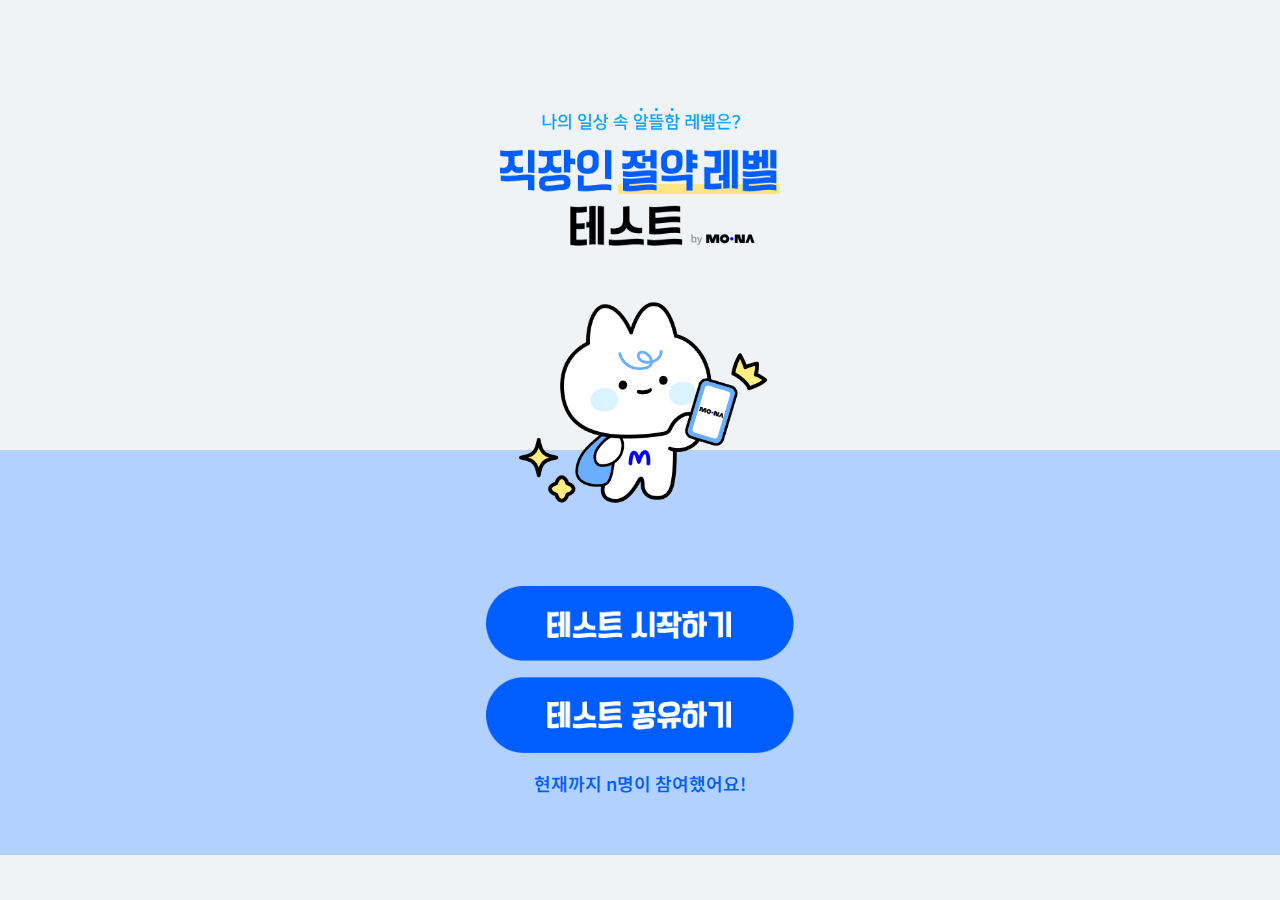
<file: index.html>
<!DOCTYPE html>
<html lang="en">
<head>

    <meta property="og:type" content="website">
    <meta property="og:url" content="https://konai-kvl.github.io/TestWebPage/">
    <meta property="og:title" content="MONA 절약 유형 테스트하러 가기">
    <meta property="og:image" content="https://github.com/konai-kvl/TestWebPage/assets/87636557/fb605e34-6d7a-41f7-aac2-45413e629391">
    <meta property="og:description" content="내 알뜰 유형은 뭘까?">
    <meta property="og:site_name" content="MONA 절약 유형 테스트">
    <meta property="og:locale" content="en_US">
    <meta property="og:image:width" content="1200">
    <meta property="og:image:height" content="630"> 

    <meta charset="UTF-8">
    <meta name="viewport" content="width=device-width, initial-scale=1.0">
    <title>MONA 절약 유형 테스트</title>
    <link href="https://fonts.googleapis.com/css2?family=Noto+Sans+KR:wght@100;300;400;500;700;900&display=swap" rel="stylesheet">
    <link rel="stylesheet" href="indexStyles.css">
    <script defer src="indexVisit.js"></script>
</head>
<body>
    <!-- 퀴즈 컨테이너 -->
    <div class="quiz-container">
        <!-- 이미지 -->
        <div class="image-container">
            <img id="title" src="./Images/Start/title.png">
            <img id="test_character" src="./Images/mona_character.png">
        </div>
        
        <!-- Buttons -->
        <div class="button-container">
            <img src="./Images/Start/start_button.png" id="startButton">
            <img src="./Images/Start/share_test_button.png" id="link_share">
            <div id="ppl-count">현재까지 n명이 참여했어요!</div>
        </div>
    </div>
    <div class="box-container">
        <div id="blue-box"></div>
    </div>
    <script src="indexScript.js"></script>
</body>
</html>
</file>
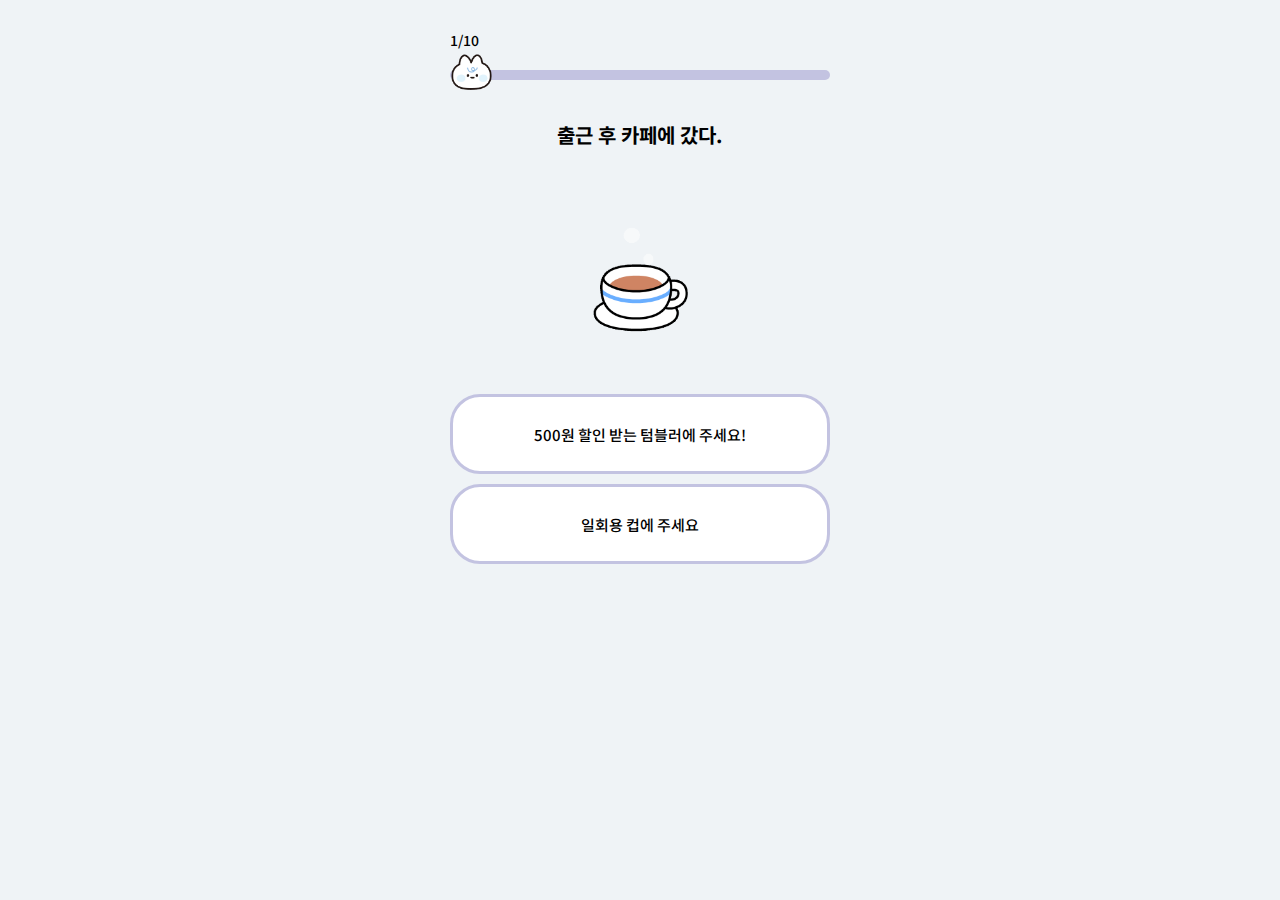
<file: question.html>
<!DOCTYPE html>
<html lang="en">
<head>
    <meta charset="UTF-8">
    <meta name="viewport" content="width=device-width, initial-scale=1.0">
    <title>MONA 절약 유형 테스트</title>
    <link rel="stylesheet" href="questionStyles.css">
    <link href="https://fonts.googleapis.com/css2?family=Noto+Sans+KR:wght@100;300;400;500;700;900&display=swap" rel="stylesheet">
</head>
<body>
    <!-- 로딩 뷰: 테스트 완료 시 띄움 -->
    <div id="loadingContainer" style="display: none;">
        <img id="loadingImage" src="./Images/Result/loading_charac.gif" alt="Loading">
    </div>
    <!-- 퀴즈 컨테이너 -->
    <div class="quiz-container">
        <!-- 상태바 -->
        <div class="progress-container">
            <div id="question-count">1/10</div>
            <div id="progress-background"></div>
            <div id="progress-bar"></div>
            <div id="icon"><img id="progressbar_icon" src="./Images/Question/progressbar_icon.png"></div>
        </div>
        
        <!-- 질문 라벨 -->
        <div class="question" id="question"></div>
        <!-- 이미지 -->
        <div id="image-container">
            <img id="question-image">
        </div>
        <!-- 선택지 버튼 2개 -->
        <div class="button-container">
            <button class="button1" id="button1"></button>
            <button class="button2" id="button2"></button>
        </div>
    </div>
    <script src="questionScript.js"></script>
</body>
</html>
</file>
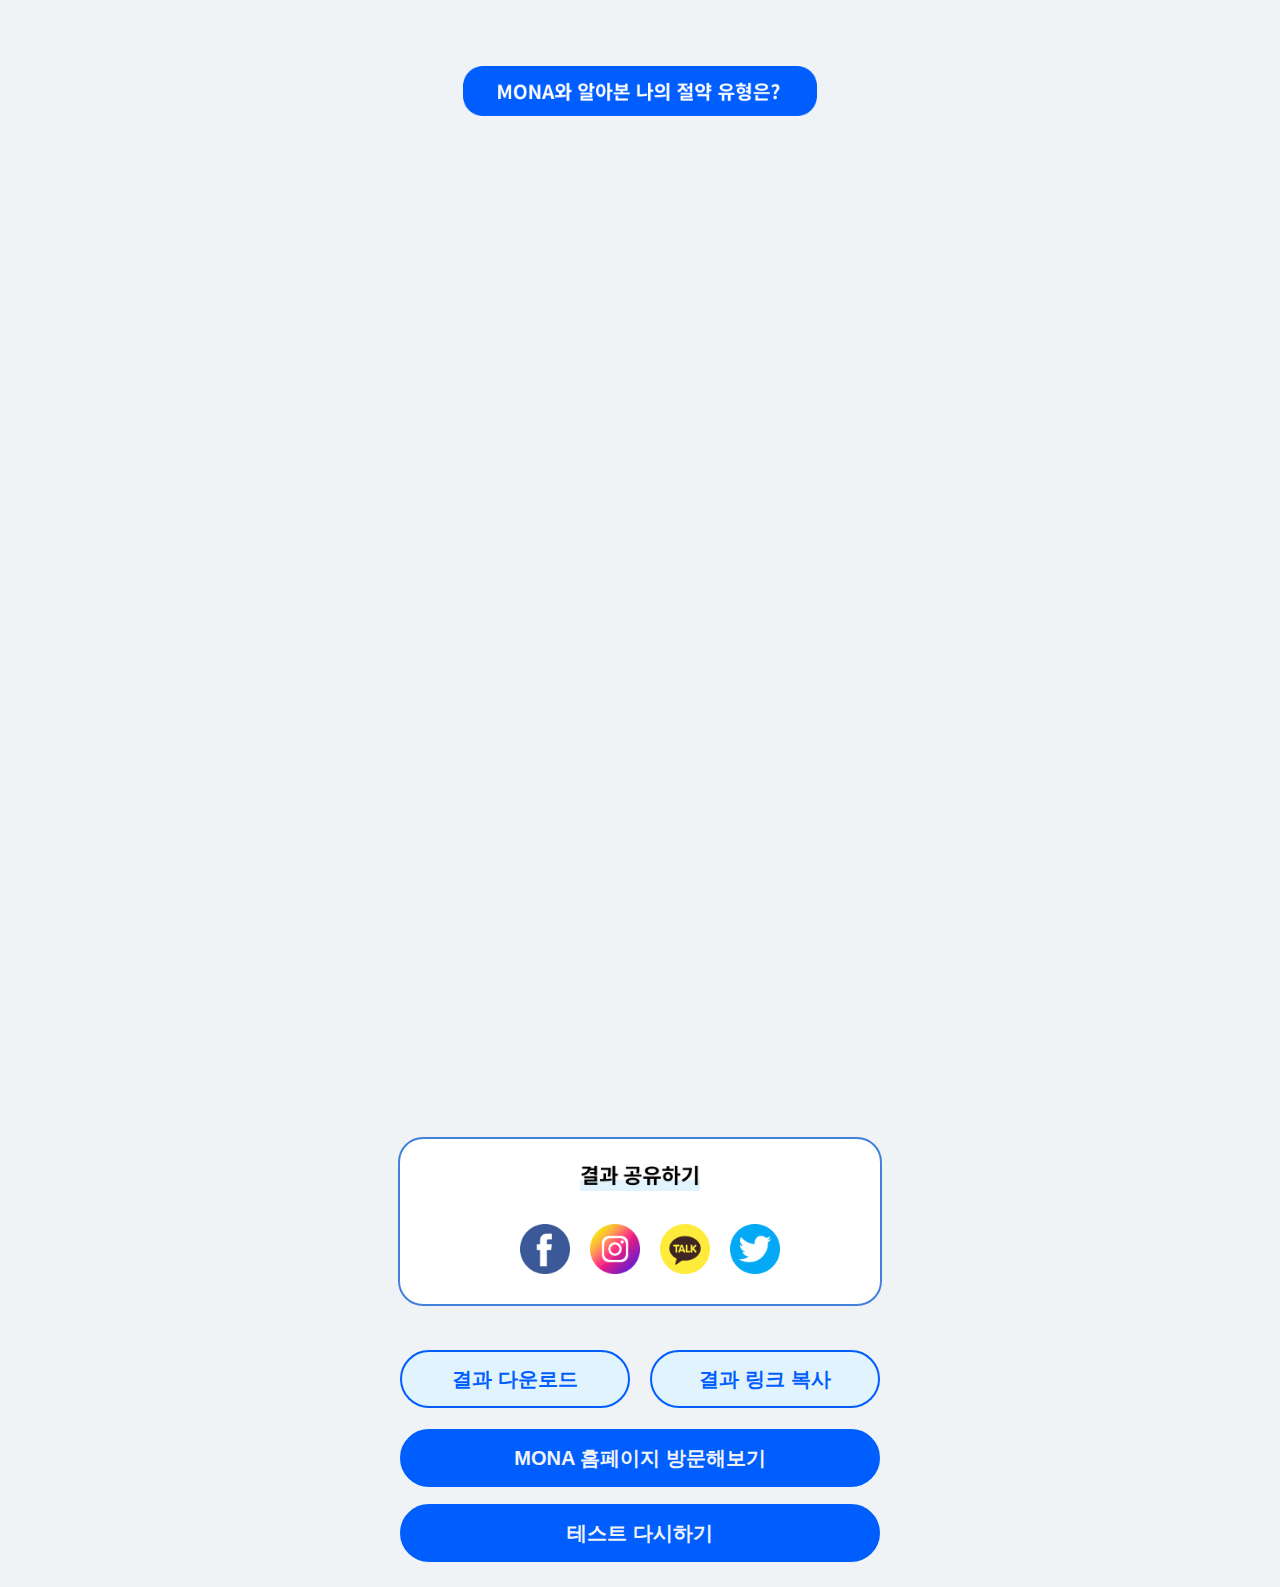
<file: resultPage.html>
<!DOCTYPE html>
<html lang="en">
<head>
    <meta charset="UTF-8">
    <meta name="viewport" content="width=device-width, initial-scale=1.0">

    <meta property="og:type" content="website">
    <meta property="og:url" content="https://konai-kvl.github.io/TestWebPage/">
    <meta property="og:title" content="MONA 절약 유형 테스트하러 가기">
    <meta property="og:image" content="https://github.com/konai-kvl/TestWebPage/assets/87636557/fb605e34-6d7a-41f7-aac2-45413e629391">
    <meta property="og:description" content="내 알뜰 유형은 뭘까?">
    <meta property="og:site_name" content="MONA 절약 유형 테스트">
    <meta property="og:locale" content="en_US">
    <meta property="og:image:width" content="1200">
    <meta property="og:image:height" content="630">  


    <meta http-equiv="X-UA-Compatible" content="IE=Edge">
    <meta charset="utf-8">
    <title>MONA 절약 유형 테스트 결과</title>
    <link href="https://fonts.googleapis.com/css2?family=Noto+Sans+KR:wght@100;300;400;500;700;900&display=swap" rel="stylesheet">
    <link rel="stylesheet" href="resultStyles.css">
</head>
<body>
    <!-- 결과 컨테이너: 이미지, 레벨-->
    <div class="result-container">
        <!-- 결과 타이틀 -->
        <img id="result-title" src="./Images/Result/result_title.png">
        <!-- 결과 레벨 -->
        <img id="level">
        <!-- 이미지 -->
        <img id="image-container">
    </div>
    <!-- 내 절약 유형 요약 -->
    <div class="result-my-type-container">
        <img id="result-my-type-label">
    </div>
    <!-- 절약 유형으로 본 나의 성향 -->
    <div class="result-my-psn-container">
        <img id="result-my-psn-label">
    </div>
    <!-- 절약 Tip -->
    <div class="result-save-tip-container">
        <img id="result-save-tip-label">
    </div>

    <!-- 추천하는 요금제 -->
    <div class="plan-container">
        <img id="recommend-plan-img">
        <img id="move-to-find-plan" src="./Images/Result/move_to_mona.png">
    </div>
    <!-- 공유하기 버튼 -->
    <div id="share-container">
        <img id="share-link-title" src="./Images/Result/share_link_title.png">
        <div id="share-button-container">
            <img id="facebookShareButton" src="./Images/Result/SNSIcon/facebook-icon.png">
            <img id="instaShareButton" src="./Images/Result/SNSIcon/instagram.png">
            <img id="kakaoShareButton" src="./Images/Result/SNSIcon/kakao_icon.png">
            <img id="twitterShareButton" src="./Images/Result/SNSIcon/twitter-icon.png">
        </div>
    </div>
    <div class="etc-container">
        <!-- 결과창 다운로드 -->
        <button id="download-result">결과 다운로드</button>
        <!-- 결과 링크 복사 -->
        <button id="result-copy-link">결과 링크 복사</button>
    </div>
    <!-- 테스트 다시하기 -->
    <button id="move-to-mona">MONA 홈페이지 방문해보기</button>
    <!-- 테스트 다시하기 -->
    <button id="restart">테스트 다시하기</button>

    <script src="https://developers.kakao.com/sdk/js/kakao.js"></script>
    <script src="resultScript.js"></script>
</body>
</html>
</file>
<file: indexStyles.css>
body {
    font-family: "Noto Sans KR", sans-serif;
    background-color: #EFF3F6;

    display: flex;
    flex-direction: column;
    justify-content: center;
    align-items: center;
}


/* 컨테이너 */
.quiz-container {
    position: relative;
    margin: 0px auto 0px auto;
    padding: 20px;
    text-align: center;
}
/* 이미지 컨테이너 스타일 */
.image-container {
    display: flex;
    flex-direction: column; /* 위아래로 배치 */
    justify-content: center;
    align-items: center;
}
#title {
    margin-top: 20%;
    width: 70%;
    height: auto;
}
#test_character {
    margin-top: 24px;
    width: 0;
    opacity: 0;
    transition: width 0.5s ease-in-out, opacity 0.5s ease-in-out;
}
/* 시작하기 버튼 */
.button-container {
    position: absolute;
    top: 570px;
    left: 0px;

    width: 100%;
    display: flex;
    flex-direction: column; /* 위아래로 배치 */
    justify-content: center;
    align-items: center;
}
#startButton, #link_share {
    width: 70%;
    height: 100%;
    margin: 8px;
}

#ppl-count {
    margin-top: 9px;

    color: #005EFF;
    text-align: center;
    font-size: 18px;
    font-style: normal;
    font-weight: 550;
}
.box-container {
    position: absolute;
    top: 50%;
    left: 0;
    width: 100%;
    z-index: -1;

    height: 45%;

    display: flex;
    flex-direction: column;
    justify-content: center;
    align-items: center;
}
#blue-box {
    width: 100%;
    height: 100%;
    background-color: #B3D1FE;
    z-index: -2;
}

/* 화면 너비가 600px 이하, 300px 이상일 때 */
@media (max-width: 600px) and (min-width: 300px) {
    .button-container {
        position: absolute;
        top: 480px;
        left: 0px;
    
        display: flex;
        flex-direction: column; 
        justify-content: center;
        align-items: center;
    }
    #startButton, #link_share {
        width: 70%;
        height: 100%;
        margin: 8px;
    }
    #ppl-count {
        margin-bottom: 100px;
        margin-top: 0px;
        font-size: 16px;
        font-style: normal;
        font-weight: 450;
    }
    #test_character {
        margin-top: 0px;
    }
    .box-container {
        position: absolute;
        top: 47%;
        left: 0;
        width: 100%;
        z-index: -1;
    
        height: 50%;
    
        display: flex;
        flex-direction: column;
        justify-content: center;
        align-items: center;
    }
}
/* 화면 길이가 690px 이하일 때 */
@media (max-height: 690px) {
    .button-container {
        position: absolute;
        top: 430px;
        left: 0px;
    
        display: flex;
        flex-direction: column; 
        justify-content: center;
        align-items: center;
    }
    #startButton, #link_share {
        width: 70%;
        height: 100%;
        margin: 8px;
    }
    #ppl-count {
        margin-bottom: 100px;
        margin-top: 0px;
        font-size: 16px;
        font-style: normal;
        font-weight: 450;
    }
    #test_character {
        margin-top: 0px;
    }
    .box-container {
        position: absolute;
        top: 55%;
        left: 0;
        width: 100%;
        z-index: -1;
    
        height: 100%;
    
        display: flex;
        flex-direction: column;
        justify-content: center;
        align-items: center;
    }
}
/* 화면 길이가 690px 이하, 화면 너비가 300px 이하일 때 */
@media (max-width: 300px) and (max-height: 690px) {
    .button-container {
        position: absolute;
        top: 320px;
        left: 0px;
    
        display: flex;
        flex-direction: column; 
        justify-content: center;
        align-items: center;
    }
    #startButton, #link_share {
        width: 70%;
        height: 100%;
        margin: 8px;
    }
    #ppl-count {
        margin-bottom: 100px;
        margin-top: 0px;
        font-size: 16px;
        font-style: normal;
        font-weight: 450;
    }
    #test_character {
        margin-top: 0px;
    }
    .box-container {
        position: absolute;
        top: 40%;
        left: 0;
        width: 100%;
        z-index: -1;
    
        height: 50%;
    
        display: flex;
        flex-direction: column;
        justify-content: center;
        align-items: center;
    }
}
</file>
<file: questionStyles.css>
body {
    font-family: "Noto Sans KR", sans-serif;
    margin: 0;
    padding: 0;
    background-color: #EFF3F6;
}
/* 이미지 속성: 25% 로 줄이기 */
img {
    width: 35%;
    height: 35%;
    margin-bottom: 50px;
}

/* 아이콘 스타일 */
#icon {
    position: absolute;
    top: 22px;
    left: -20px;
    margin-left: 2%;
    transition: margin-left 0.5s ease-in-out; /* 애니메이션 효과 추가 */
}
#progressbar_icon {
    width: 60%;
    height: auto;
    margin-bottom: 0px;
}

/* 질문 컨테이너 */
.quiz-container {
    position: relative;
    max-width: 380px;
    min-height: 600px;
    margin: 0 auto;
    padding: 20px;
    text-align: center;
}


/* 상태바 */
.progress-container {
    position: relative;
    width: 100%;
    margin: 0px 0px 0px 0px;
}
#question-count {
    position: relative;
    margin-top: 10px;
    margin-left: 0px;
    text-align: start;
    color: #000;
    font-size: 14px;
    font-style: normal;
    font-weight: 500;
    line-height: normal;
}
#progress-bar {
    position: absolute;
    top: 40px;
    left: 0;
    width: 0%;
    height: 10px;
    border-radius: 5px 0px 0px 5px;
    background: #00F;
    transition: width 0.5s ease-in-out; /* 애니메이션 효과 추가 */
}
#progress-background {
    /* position: relative; */
    margin: 20px 20px 0px 0px;
    width: 100%;
    height: 10px;
    border-radius: 5px;
    background: #C3C3E1;
}


/* 질문 라벨 */
.question {
    position: relative;
    margin-top: 40px;
    
    text-align: center;
    font-size: 24px;
    font-weight: 700;
    font-style: normal;
    
    margin-bottom: 20px;
    white-space: pre-line; /* 줄바꿈 문자(\n)를 줄 바꿈으로 처리 */
    display: inline-block; /* 인라인 블록 요소로 표시 */
    font-weight: bold;
    word-wrap: break-word; /* 단어가 길어질 경우 자동으로 줄 바꿈 */
    line-height: 37px; /* 줄 간격 조절 */
    
    min-height: 80px;
}
/* 버튼 컨테이너 */
.button-container {
    display: flex;
    flex-direction: column;
    align-items: center;
    justify-content: center;
}

.button1 {
    padding: 10px 20px;
    color: black;
    border-radius: 30px;
    border: 3px solid #C3C3E1;
    background: #FFFFFF;
    width: 100%;
    height: 80px;
    cursor: pointer;
    margin: 5px;
    transition: background-color 0.3s ease;
    /* 버튼 크기 및 텍스트 레이아웃 조절 */
    text-align: center;
    white-space: pre-line; /* 줄바꿈 문자(\n)를 줄 바꿈으로 처리 */
    line-height: 34.75px; /* 줄 간격 조절 */
    font-family: "Noto Sans KR", sans-serif;
    font-size: 20px;
    font-weight: 500;
}

.button2 {
    padding: 10px 20px;
    color: black;
    border-radius: 30px;
    border: 3px solid #C3C3E1;
    background: #FFFFFF;
    width: 100%;
    height: 80px;
    cursor: pointer; 
    margin: 5px;
    transition: background-color 0.3s ease;
    /* 버튼 크기 및 텍스트 레이아웃 조절 */
    text-align: center;
    white-space: pre-line; /* 줄바꿈 문자(\n)를 줄 바꿈으로 처리 */
    line-height: 34.75px; /* 줄 간격 조절 */
    font-family: "Noto Sans KR", sans-serif;
    font-size: 20px;
    font-weight: 500;
}
/* 버튼 위에 마우스 올려놓았을 때 이벤트 */
.button1:hover {
    background-color: rgba(0, 0, 0, 0.1);
}
.button2:hover {
    background-color: rgba(0, 0, 0, 0.1);
}
/* 로딩뷰 */
#loadingContainer {
    position: fixed;
    top: 0;
    left: 0;
    width: 100%;
    height: 100%;
    background-color: rgba(0, 0, 0, 0.5);
    display: flex;
    justify-content: center;
    align-items: center;
    z-index: 9999; /* Ensure it's above other elements */
}

#loadingImage {
    width: 150px; 
    height: 150px;
}

@media (max-width: 600px) {
    .button1:hover {
        background-color: #FFFFFF;
    }
    .button2:hover {
        background-color: #FFFFFF;
    }
}
</file>
<file: resultStyles.css>
body {
    font-family: "Noto Sans KR", sans-serif;
    background-color: #EFF3F6;
    
    display: flex;
    flex-direction: column; /* 위아래로 배치 */
    justify-content: center;
    align-items: center;
}

#result-title, #level {
    width: 80%;
}

/* 결과 컨테이너 */
.result-container {
    position: relative;
    margin: 10px auto 0px auto;

    max-width: 480px;
    min-height: 600px;
    
    text-align: center;

    white-space: pre-line; /* 줄바꿈 문자(\n)를 줄 바꿈으로 처리 */
    display: inline-block; /* 인라인 블록 요소로 표시 */
    word-wrap: break-word; /* 단어가 길어질 경우 자동으로 줄 바꿈 */
}
.result-my-type-container {
    position: relative;
    margin: 0px 20px 23px 20px;

    max-width: 480px;
    text-align: center;
}
.result-my-psn-container {
    position: relative;
    margin: 0px 20px 23px 20px;

    max-width: 480px;
    text-align: center;
}
.result-save-tip-container {
    position: relative;
    margin: 0px 20px 23px 20px;

    max-width: 480px;
}

#share-container {
    position: relative;
    margin: 0px 20px 23px 20px;
    padding: 20px 0px;

    max-width: 480px;
    min-height: 120px;
    
    border-radius: 25px;
    border: 2px solid #4380DE;
    background: #FFF;
    text-align: center;
}
#share-button-container {
    position: relative;
    margin: auto 110px;
    display: flex;
    justify-content: space-between;
}
/* 공유하기 */
#share-title {
    margin: 20px;
    color: #1E4F9A;
    text-align: center;
    font-size: 24px;
    font-style: normal;
    font-weight: 700;
    line-height: normal;
}
/* 공유하기 버튼 스타일 */
#facebookShareButton, #instaShareButton, #twitterShareButton, #kakaoShareButton {
    width: 50px;
    height: 50px;
    margin: 10px;
}

/* 모나 서비스 이용해보기 */
#use-mona {
    margin-top: 15px;
    margin-bottom: 20px;
    background-color: #3677D9;
    border: 4px solid #4380DE;

    padding: 10px 60px;
    max-width: 500px;
    height: 70px;
    border-radius: 45px;

    color: #EFF3F6;
    text-align: center;
    font-size: 22px;
    font-style: normal;
    font-weight: 700;
    line-height: normal;

    cursor: pointer;
}

/* 추천 요금제 컨테이너 */
.plan-container {
    position: relative;
    margin: 0px 20px 23px 20px;
    /* padding: 20px; */

    max-width: 480px;
    min-height: 355px;

    /* 내부 글씨 스타일 */
    color: #000;
    text-align: center;
    font-size: 24px;
    font-style: normal;
    font-weight: 500;
    line-height: normal;
}
#recommend-plan-img {
    width: 100%;
    height: 100%;
}
#move-to-find-plan {
    width: 90%;
    height: 12.5%;

    position: absolute;
    bottom: 38px;
    left: 50%;
    transform: translateX(-50%);
}

#recommend-plan {
    margin: 70px auto 70px auto;
    white-space: pre-line; /* 줄바꿈 문자(\n)를 줄 바꿈으로 처리 */
    display: inline-block; /* 인라인 블록 요소로 표시 */
    word-wrap: break-word; /* 단어가 길어질 경우 자동으로 줄 바꿈 */
    line-height: 1.5;
}



/* 모나 홈페이지 이동, 테스트 다시하기 */
#move-to-mona, #restart {
    margin: 0px auto 17px auto;
    background-color: #005EFF;
    border: 2px solid #005EFF;
    border-radius: 45px;

    width: 90%;
    height: 58px;
    max-width: 480px;
    
    color: #EFF3F6;
    text-align: center;
    font-size: 20px;
    font-style: normal;
    font-weight: 700;
    line-height: normal;

    cursor: pointer;
}

.etc-container {
    position: relative;

    max-width: 800px;
    min-height: 100px;

    text-align: center;
    display: flex;
    justify-content: space-between; /* 버튼을 양 옆으로 배치 */
    align-items: center; /* 세로 중앙 정렬 */
}
#share-link-title {
    width: 25%;
    margin-bottom: 18px;
}
/* 결과 다운로드, 결과 링크 복사 */
#download-result, #result-copy-link  {
    margin: 10px;
    background-color: #E1F3FC;
    border: 2px solid #005EFF;
    width: 230px;
    height: 58px;
    border-radius: 45px;

    color: #005EFF;
    text-align: center;
    font-size: 20px;
    font-style: normal;
    font-weight: 700;
    line-height: normal;

    cursor: pointer;
}
/* 화면 너비가 600px 이하일 때 버튼을 위아래로 배치 */
@media (max-width: 600px) {
    .etc-container {
        justify-content: space-between; /* 버튼을 양 옆으로 배치 */
    }
    #share-button-container {
        justify-content: space-between; /* 버튼을 양 옆으로 배치 */
        margin: auto 65px;
    }
    .result-container {
        position: relative;
        margin: 10px auto 0px auto;

        max-width: 480px;
        min-height: 500px;
    }
  
    #download-result, #result-copy-link {
      margin: 5px;
      width: 160px; /* 버튼을 컨테이너 가로 너비로 늘림 */
      height: 50px;
      font-size: 18px;
    }
    #move-to-mona, #restart {
        margin: 0px auto 10px auto;
        font-size: 18px;
        height: 50px;
    }

    #level {
        width: 200%;
    }

    #facebookShareButton, #instaShareButton, #twitterShareButton, #kakaoShareButton {
        width: 40px;
        height: 40px;
        margin: 5px;
    }
  }
</file>
